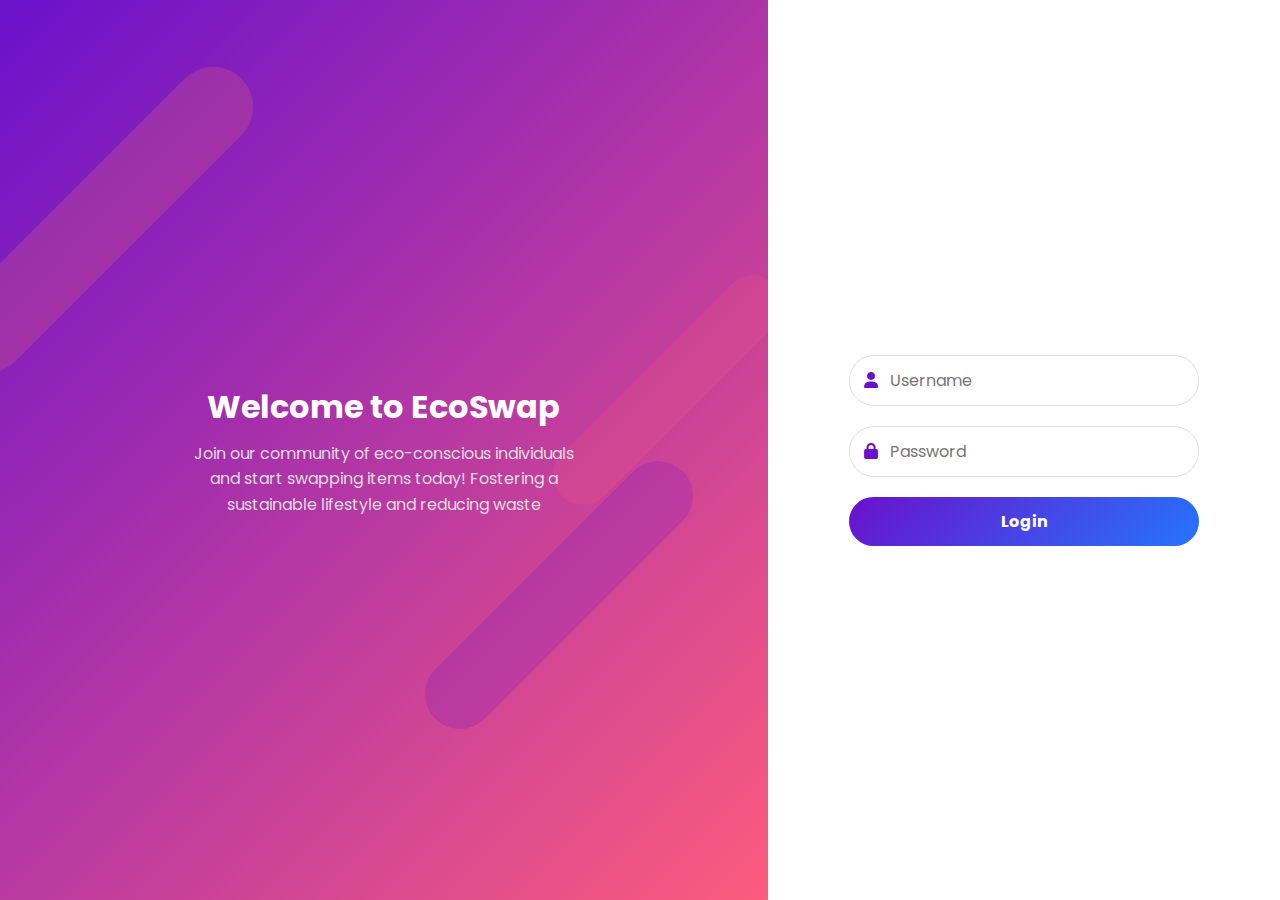
<file: frontend/index.html>
<!DOCTYPE html>
<html lang="en">
<head>
    <meta charset="UTF-8">
    <meta name="viewport" content="width=device-width, initial-scale=1.0">
    <title>EcoSwap - Swap, Save & Sustain</title>
    <link rel="stylesheet" href="css/styles.css">
    <link href="https://fonts.googleapis.com/css2?family=Poppins:wght@300;400;500;600;700&display=swap" rel="stylesheet">
    <link rel="stylesheet" href="https://cdnjs.cloudflare.com/ajax/libs/font-awesome/6.0.0-beta3/css/all.min.css">
</head>
<body>
    <header>
        <div class="container">
            <div class="logo">
                <h1>EcoSwap</h1>
            </div>
            <nav>
                <div class="hamburger">
                    <div class="line"></div>
                    <div class="line"></div>
                    <div class="line"></div>
                </div>
                <ul class="nav-links">
                    <li><a href="index.html" class="active">Home</a></li>
                    <li><a href="about.html">About</a></li>
                    <li><a href="browse.html">Browse</a></li>
                    <li><a href="profile.html">Profile</a></li>
                    <li><a href="contact.html">Contact</a></li>
                    <li><a href="logout.html" class="login-btn">Logout</a></li>
                </ul>
            </nav>
        </div>
    </header>

    <main>
        <section class="hero">
            <div class="container">
                <div class="hero-content">
                    <h2>Welcome to EcoSwap – Swap, Save & Sustain!</h2>
                    <p>EcoSwap is a web-based platform where users swap items they no longer need – such as clothes, books, and household items – with others in their community. This helps reduce waste and supports a circular economy.</p>
                    <a href="browse.html" class="btn primary-btn">Start Swapping</a>
                </div>
            </div>
        </section>

        <section class="categories">
            <div class="container">
                <h2>Browse Categories</h2>
                <div class="category-grid">
                    <div class="category-card">
                        <div class="category-icon">
                            <i class="fas fa-tshirt"></i>
                        </div>
                        <h3>Clothing</h3>
                    </div>
                    <div class="category-card">
                        <div class="category-icon">
                            <i class="fas fa-book"></i>
                        </div>
                        <h3>Books</h3>
                    </div>
                    <div class="category-card">
                        <div class="category-icon">
                            <i class="fas fa-laptop"></i>
                        </div>
                        <h3>Electronics</h3>
                    </div>
                    <div class="category-card">
                        <div class="category-icon">
                            <i class="fas fa-tools"></i>
                        </div>
                        <h3>Tools</h3>
                    </div>
                </div>
            </div>
        </section>

        <section class="how-it-works">
            <div class="container">
                <h2>How EcoSwap Works</h2>
                <div class="steps">
                    <div class="step">
                        <div class="step-number">1</div>
                        <h3>List Your Items</h3>
                        <p>Upload photos and descriptions of items you no longer need.</p>
                    </div>
                    <div class="step">
                        <div class="step-number">2</div>
                        <h3>Browse & Request</h3>
                        <p>Find items you want and send swap requests to their owners.</p>
                    </div>
                    <div class="step">
                        <div class="step-number">3</div>
                        <h3>Swap & Enjoy</h3>
                        <p>Arrange the exchange and enjoy your new items!</p>
                    </div>
                </div>
            </div>
        </section>
    </main>

    <footer>
        <div class="container">
            <div class="footer-content">
                <div class="footer-logo">
                    <h2>EcoSwap</h2>
                    <p>Swap, Save & Sustain</p>
                </div>
                <div class="footer-links">
                    <h3>Quick Links</h3>
                    <ul>
                        <li><a href="index.html">Home</a></li>
                        <li><a href="about.html">About</a></li>
                        <li><a href="browse.html">Browse</a></li>
                        <li><a href="profile.html">Profile</a></li>
                        <li><a href="contact.html">Contact</a></li>
                    </ul>
                </div>
                <div class="footer-social">
                    <h3>Connect With Us</h3>
                    <div class="social-icons">
                        <a href="#" aria-label="Facebook"><i class="fab fa-facebook"></i></a>
                        <a href="#" aria-label="Twitter"><i class="fab fa-twitter"></i></a>
                        <a href="#" aria-label="Instagram"><i class="fab fa-instagram"></i></a>
                        <a href="#" aria-label="LinkedIn"><i class="fab fa-linkedin"></i></a>
                    </div>
                </div>
            </div>
            <div class="footer-bottom">
                <p>&copy; 2025 EcoSwap. All rights reserved.</p>
            </div>
        </div>
    </footer>

    <script src="js/auth.js"></script>
</body>
</html>
</file>
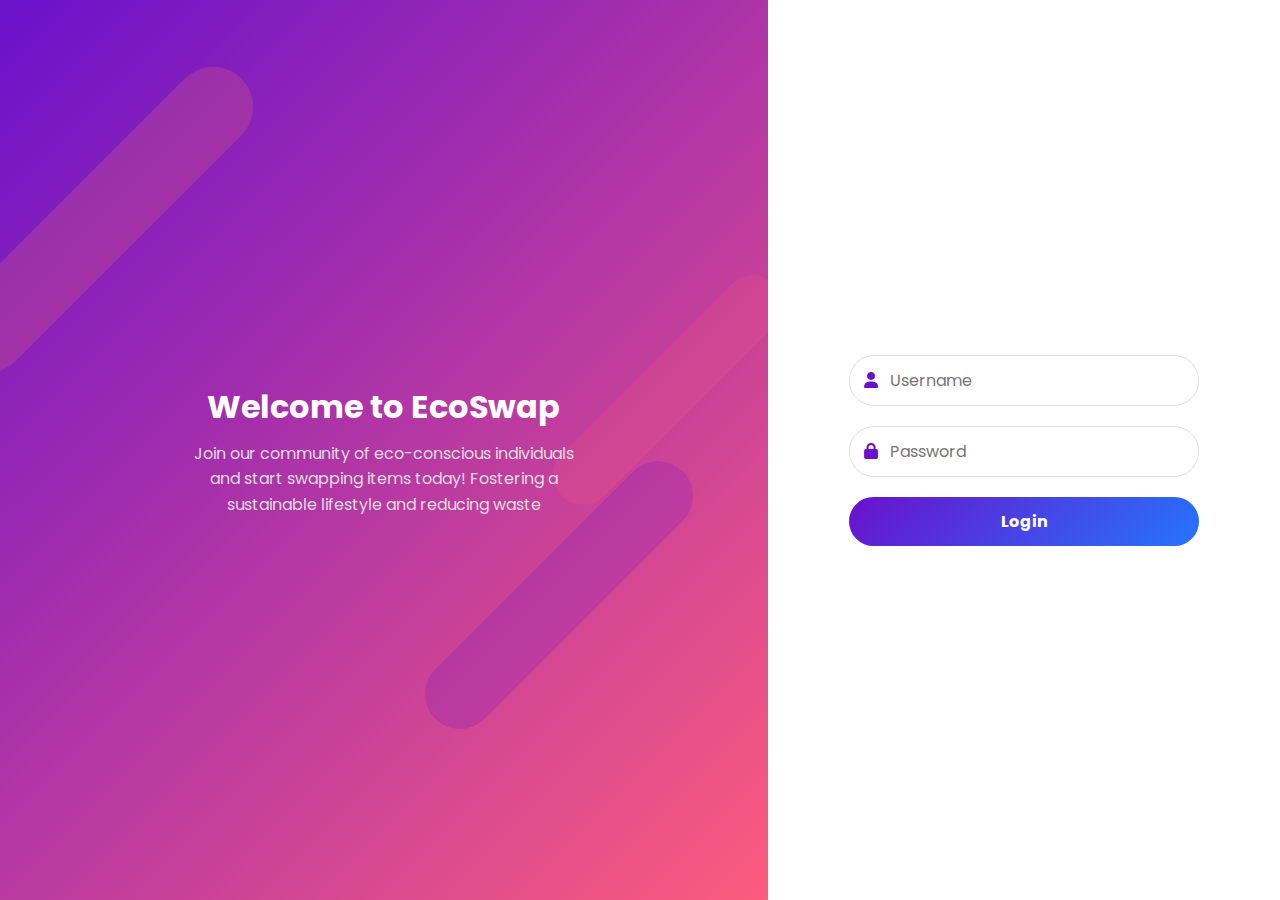
<file: frontend/about.html>
<!DOCTYPE html>
<html lang="en">
<head>
    <meta charset="UTF-8">
    <meta name="viewport" content="width=device-width, initial-scale=1.0">
    <title>About - EcoSwap</title>
    <link rel="stylesheet" href="css/styles.css">
    <link href="https://fonts.googleapis.com/css2?family=Poppins:wght@300;400;500;600;700&display=swap" rel="stylesheet">
    <link rel="stylesheet" href="https://cdnjs.cloudflare.com/ajax/libs/font-awesome/6.0.0-beta3/css/all.min.css">
</head>
<body>
    <header>
        <div class="container">
            <div class="logo">
                <h1>EcoSwap</h1>
            </div>
            <nav>
                <div class="hamburger">
                    <div class="line"></div>
                    <div class="line"></div>
                    <div class="line"></div>
                </div>
                <ul class="nav-links">
                    <li><a href="index.html">Home</a></li>
                    <li><a href="about.html" class="active">About</a></li>
                    <li><a href="browse.html">Browse</a></li>
                    <li><a href="profile.html">Profile</a></li>
                    <li><a href="contact.html">Contact</a></li>
                    <li><a href="logout.html" class="logout-btn">Logout</a></li>
                </ul>
            </nav>
        </div>
    </header>

    <main>
        <section class="about-hero">
            <div class="container">
                <h2>About EcoSwap</h2>
                <p>Learn more about our mission to promote sustainability through item swapping.</p>
            </div>
        </section>

        <section class="about-section" id="what-is">
            <div class="container">
                <div class="about-content">
                    <div class="about-icon">
                        <i class="fas fa-info-circle"></i>
                    </div>
                    <div class="about-text">
                        <h3>What is EcoSwap?</h3>
                        <p>EcoSwap is a web and mobile platform that enables people to swap items instead of buying new ones. It's built to encourage sustainability, reduce waste, and foster community exchange.</p>
                    </div>
                </div>
            </div>
        </section>

        <section class="about-section" id="why-ecoswap">
            <div class="container">
                <div class="about-content reverse">
                    <div class="about-icon">
                        <i class="fas fa-question-circle"></i>
                    </div>
                    <div class="about-text">
                        <h3>Why EcoSwap?</h3>
                        <p>Many usable items are discarded due to overconsumption. EcoSwap fills the gap left by selling and donation platforms by focusing on direct trades — making sustainability practical and personal.</p>
                    </div>
                </div>
            </div>
        </section>

        <section class="about-section" id="how-it-works">
            <div class="container">
                <div class="about-content">
                    <div class="about-icon">
                        <i class="fas fa-cogs"></i>
                    </div>
                    <div class="about-text">
                        <h3>How It Works</h3>
                        <p>Users register, list their items, browse others' listings, and send swap requests. Once accepted, swaps are arranged between users. It's secure, easy, and community-focused.</p>
                    </div>
                </div>
            </div>
        </section>

        <section class="about-section" id="environmental-impact">
            <div class="container">
                <div class="about-content reverse">
                    <div class="about-icon">
                        <i class="fas fa-leaf"></i>
                    </div>
                    <div class="about-text">
                        <h3>Environmental Impact</h3>
                        <p>EcoSwap promotes the circular economy, reduces unnecessary manufacturing, and cuts down on landfill waste — aligning with global sustainability goals.</p>
                    </div>
                </div>
            </div>
        </section>

        <section class="cta-section">
            <div class="container">
                <h2>Ready to Start Swapping?</h2>
                <p>Join our community today and be part of the sustainable movement.</p>
                <a href="browse.html" class="btn primary-btn">Browse Items</a>
            </div>
        </section>
    </main>

    <footer>
        <div class="container">
            <div class="footer-content">
                <div class="footer-logo">
                    <h2>EcoSwap</h2>
                    <p>Swap, Save & Sustain</p>
                </div>
                <div class="footer-links">
                    <h3>Quick Links</h3>
                    <ul>
                        <li><a href="index.html">Home</a></li>
                        <li><a href="about.html">About</a></li>
                        <li><a href="browse.html">Browse</a></li>
                        <li><a href="profile.html">Profile</a></li>
                        <li><a href="contact.html">Contact</a></li>
                    </ul>
                </div>
                <div class="footer-social">
                    <h3>Connect With Us</h3>
                    <div class="social-icons">
                        <a href="#" aria-label="Facebook"><i class="fab fa-facebook"></i></a>
                        <a href="#" aria-label="Twitter"><i class="fab fa-twitter"></i></a>
                        <a href="#" aria-label="Instagram"><i class="fab fa-instagram"></i></a>
                        <a href="#" aria-label="LinkedIn"><i class="fab fa-linkedin"></i></a>
                    </div>
                </div>
            </div>
            <div class="footer-bottom">
                <p>&copy; 2025 EcoSwap. All rights reserved.</p>
            </div>
        </div>
    </footer>

    <script src="js/auth.js"></script>
</body>
</html>
</file>
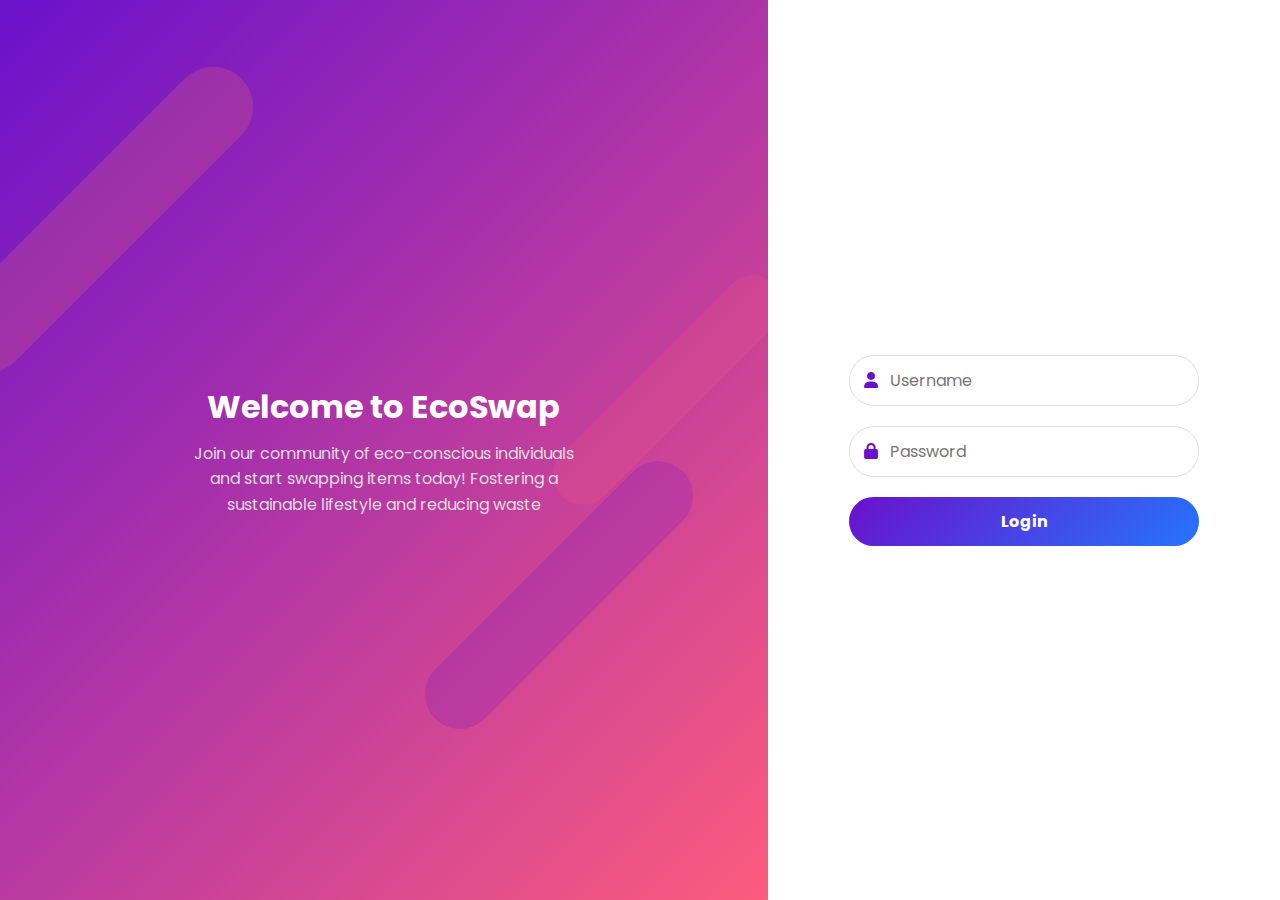
<file: frontend/login.html>
<!DOCTYPE html>
<html lang="en">
<head>
    <meta charset="UTF-8">
    <meta name="viewport" content="width=device-width, initial-scale=1.0">
    <title>Modern Login Page</title>
    <link href="https://fonts.googleapis.com/css2?family=Poppins:wght@400;700&display=swap" rel="stylesheet">
    <link rel="stylesheet" href="https://cdnjs.cloudflare.com/ajax/libs/font-awesome/6.0.0/css/all.min.css">
    <style>
        * {
            margin: 0;
            padding: 0;
            box-sizing: border-box;
            font-family: 'Poppins', sans-serif;
        }

        body {
            min-height: 100vh;
            background: linear-gradient(135deg, #6a11cb, #2575fc);
            display: flex;
        }

        .container {
            display: flex;
            width: 100%;
        }

        .welcome-panel {
            flex: 0 0 60%;
            background: linear-gradient(135deg, #6a11cb 0%, #fc5c7d 100%);
            padding: 40px;
            display: flex;
            justify-content: center;
            align-items: center;
            position: relative;
            overflow: hidden;
        }

        .abstract-shape {
            position: absolute;
            border-radius: 50px;
            opacity: 0.2;
            transform: rotate(-45deg);
        }

        .shape-1 {
            width: 400px;
            height: 80px;
            background: #ff7e5f;
            top: 20%;
            left: -100px;
        }

        .shape-2 {
            width: 300px;
            height: 60px;
            background: #fc5c7d;
            top: 40%;
            right: -50px;
        }

        .shape-3 {
            width: 350px;
            height: 70px;
            background: #6a11cb;
            bottom: 30%;
            left: 50%;
        }

        .welcome-content {
            text-align: center;
            color: white;
            z-index: 1;
            max-width: 60%;
        }

        .welcome-content h1 {
            font-size: 32px;
            font-weight: 700;
            margin-bottom: 10px;
        }

        .welcome-content p {
            color: #dddddd;
            font-size: 16px;
            line-height: 1.6;
        }

        .login-panel {
            flex: 0 0 40%;
            background: white;
            display: flex;
            justify-content: center;
            align-items: center;
            padding: 40px;
        }

        .login-form {
            width: 100%;
            max-width: 350px;
        }

        .form-group {
            position: relative;
            margin-bottom: 20px;
        }

        .form-group i {
            position: absolute;
            left: 15px;
            top: 50%;
            transform: translateY(-50%);
            color: #6a11cb;
        }

        .form-group input {
            width: 100%;
            padding: 12px 40px;
            border: 1px solid #ddd;
            border-radius: 25px;
            font-size: 16px;
            transition: all 0.3s;
        }

        .form-group input:focus {
            border-color: #6a11cb;
            outline: none;
            box-shadow: 0 0 0 2px rgba(106, 17, 203, 0.1);
        }

        .login-btn {
            width: 100%;
            padding: 12px;
            background: linear-gradient(135deg, #6a11cb, #2575fc);
            color: white;
            border: none;
            border-radius: 25px;
            font-size: 16px;
            font-weight: 700;
            cursor: pointer;
            transition: all 0.3s;
        }

        .login-btn:hover {
            transform: translateY(-2px);
            box-shadow: 0 5px 15px rgba(106, 17, 203, 0.3);
        }

        @media (max-width: 768px) {
            .container {
                flex-direction: column;
            }

            .welcome-panel,
            .login-panel {
                flex: 0 0 100%;
            }

            .welcome-panel {
                padding: 60px 20px;
            }

            .welcome-content {
                max-width: 80%;
            }
        }
    </style>
</head>
<body>
    <div class="container">
        <div class="welcome-panel">
            <div class="abstract-shape shape-1"></div>
            <div class="abstract-shape shape-2"></div>
            <div class="abstract-shape shape-3"></div>
            <div class="welcome-content">
                <h1>Welcome to EcoSwap</h1>
                <p>Join our community of eco-conscious individuals and start swapping items today! Fostering a sustainable lifestyle and reducing waste</p>
            </div>
        </div>
        <div class="login-panel">
            <form id="loginForm" class="login-form">
                <div class="form-group">
                    <i class="fas fa-user"></i>
                    <input type="text" id="username" placeholder="Username" required>
                </div>
                <div class="form-group">
                    <i class="fas fa-lock"></i>
                    <input type="password" id="password" placeholder="Password" required>
                </div>
                <button type="submit" class="login-btn">Login</button>
            </form>
        </div>
    </div>

    <script>
        document.getElementById('loginForm').addEventListener('submit', function(e) {
            e.preventDefault();
            
            const username = document.getElementById('username').value;
            const password = document.getElementById('password').value;
            
            if (username && password) {
                localStorage.setItem('user', JSON.stringify({
                    username: username,
                    isLoggedIn: true
                }));
                window.location.href = 'index.html';
            } else {
                alert('Please fill in all fields');
            }
        });
    </script>
</body>
</html>
</file>
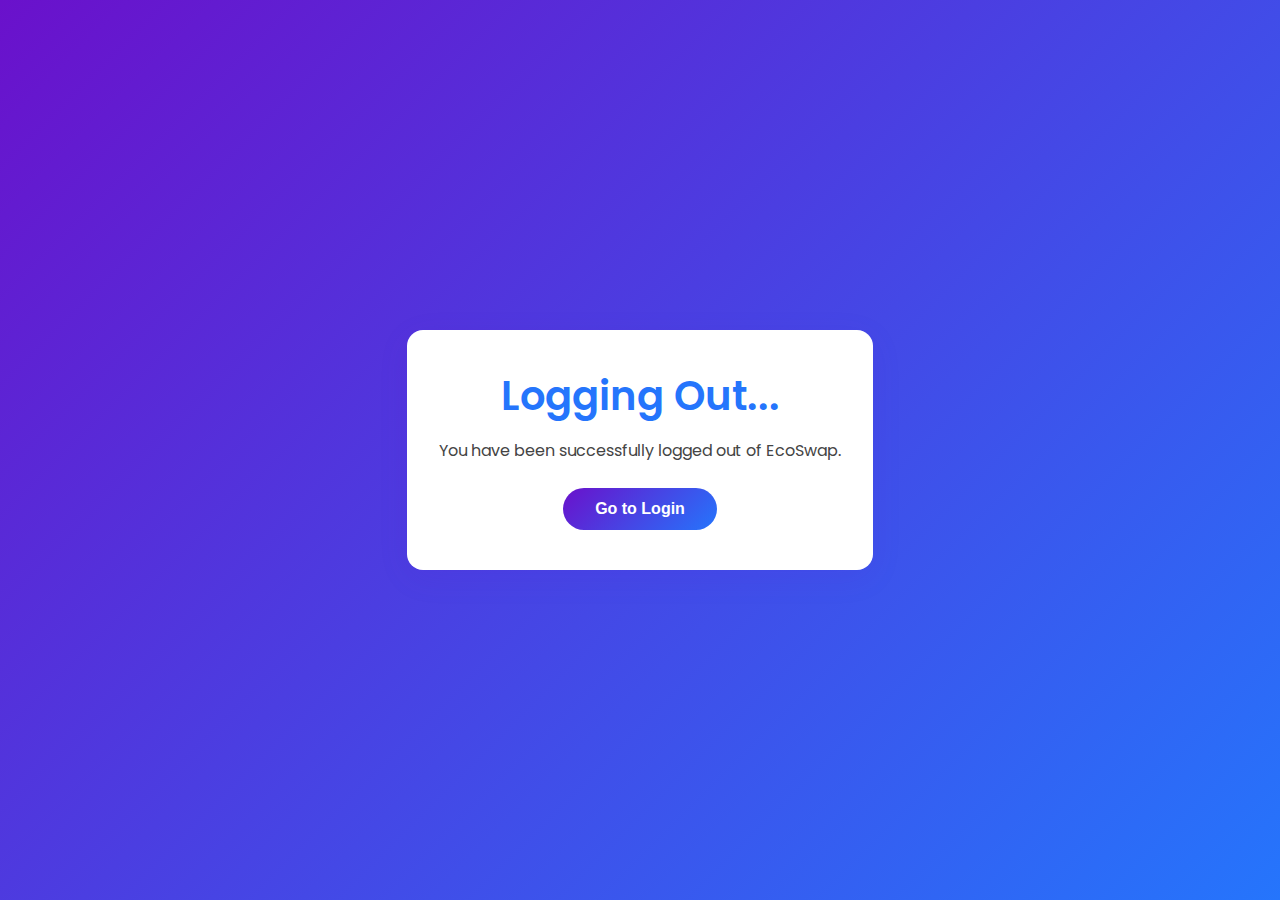
<file: frontend/logout.html>
<!DOCTYPE html>
<html lang="en">
<head>
    <meta charset="UTF-8">
    <meta name="viewport" content="width=device-width, initial-scale=1.0">
    <title>Logout | EcoSwap</title>
    <link rel="stylesheet" href="css/styles.css">
    <link href="https://fonts.googleapis.com/css2?family=Poppins:wght@400;700&display=swap" rel="stylesheet">
    <style>
        body { display: flex; align-items: center; justify-content: center; min-height: 100vh; background: linear-gradient(135deg, #6a11cb, #2575fc); }
        .logout-container { background: #fff; padding: 40px 32px; border-radius: 16px; box-shadow: 0 8px 32px rgba(106,17,203,0.08); text-align: center; }
        .logout-container h1 { color: #2575fc; margin-bottom: 16px; }
        .logout-container p { color: #444; margin-bottom: 24px; }
        .logout-container .btn { background: linear-gradient(135deg, #6a11cb, #2575fc); color: #fff; border: none; border-radius: 25px; padding: 12px 32px; font-size: 16px; font-weight: 600; cursor: pointer; transition: box-shadow 0.2s; }
        .logout-container .btn:hover { box-shadow: 0 4px 16px rgba(37,117,252,0.15); }
    </style>
</head>
<body>
    <div class="logout-container">
        <h1>Logging Out...</h1>
        <p>You have been successfully logged out of EcoSwap.</p>
        <button class="btn" id="goLogin">Go to Login</button>
    </div>
    <script>
        // Remove user from localStorage and redirect
        localStorage.removeItem('user');
        document.getElementById('goLogin').addEventListener('click', function() {
            window.location.href = 'login.html';
        });
        // Optionally auto-redirect after a short delay
        setTimeout(function() {
            window.location.href = 'login.html';
        }, 3000);
    </script>
</body>
</html>
</file>
<file: frontend/css/styles.css>
/* Custom styles for frontend development */
/* Base Styles */
:root {
    --primary-color: #4CAF50;
    --primary-dark: #388E3C;
    --primary-light: #C8E6C9;
    --accent-color: #8BC34A;
    --text-color: #333333;
    --text-light: #666666;
    --background-color: #FFFFFF;
    --background-light: #F5F5F5;
    --border-color: #E0E0E0;
    --shadow-color: rgba(0, 0, 0, 0.1);
    --success-color: #4CAF50;
    --error-color: #F44336;
    --warning-color: #FFC107;
    --info-color: #2196F3;
}

* {
    margin: 0;
    padding: 0;
    box-sizing: border-box;
}

html {
    scroll-behavior: smooth;
}

body {
    font-family: 'Poppins', sans-serif;
    line-height: 1.6;
    color: var(--text-color);
    background-color: var(--background-light);
}

a {
    text-decoration: none;
    color: var(--primary-color);
    transition: color 0.3s ease;
}

a:hover {
    color: var(--primary-dark);
}

img {
    max-width: 100%;
    height: auto;
    display: block;
}

.container {
    width: 90%;
    max-width: 1200px;
    margin: 0 auto;
    padding: 0 15px;
}

/* Typography */
h1, h2, h3, h4, h5, h6 {
    margin-bottom: 0.5em;
    font-weight: 600;
    line-height: 1.3;
}

h1 {
    font-size: 2.5rem;
}

h2 {
    font-size: 2rem;
}

h3 {
    font-size: 1.5rem;
}

p {
    margin-bottom: 1rem;
}

/* Buttons */
.btn {
    display: inline-block;
    padding: 0.75rem 1.5rem;
    border-radius: 4px;
    font-weight: 500;
    text-align: center;
    cursor: pointer;
    transition: all 0.3s ease;
    border: none;
    font-size: 1rem;
}

.primary-btn {
    background-color: var(--primary-color);
    color: white;
}

.primary-btn:hover {
    background-color: var(--primary-dark);
    color: white;
}

.secondary-btn {
    background-color: transparent;
    color: var(--primary-color);
    border: 1px solid var(--primary-color);
}

.secondary-btn:hover {
    background-color: var(--primary-light);
}

.edit-btn {
    background-color: var(--info-color);
    color: white;
    padding: 0.5rem 1rem;
    font-size: 0.875rem;
}

.delete-btn {
    background-color: var(--error-color);
    color: white;
    padding: 0.5rem 1rem;
    font-size: 0.875rem;
}

.swap-btn {
    background-color: var(--accent-color);
    color: white;
    width: 100%;
}

.swap-btn:hover {
    background-color: #7CB342;
}

.cancel-btn {
    background-color: #9E9E9E;
    color: white;
}

.cancel-btn:hover {
    background-color: #757575;
}

/* Header & Navigation */
header {
    background-color: var(--background-color);
    box-shadow: 0 2px 10px var(--shadow-color);
    position: sticky;
    top: 0;
    z-index: 100;
}

header .container {
    display: flex;
    justify-content: space-between;
    align-items: center;
    padding: 1rem 15px;
}

.logo h1 {
    font-size: 1.8rem;
    margin: 0;
    color: var(--primary-color);
}

.nav-links {
    display: flex;
    list-style: none;
}

.nav-links li {
    margin-left: 1.5rem;
}

.nav-links a {
    color: var(--text-color);
    font-weight: 500;
    position: relative;
}

.nav-links a:hover {
    color: var(--primary-color);
}

.nav-links a.active {
    color: var(--primary-color);
}

.nav-links a.active::after {
    content: '';
    position: absolute;
    bottom: -5px;
    left: 0;
    width: 100%;
    height: 2px;
    background-color: var(--primary-color);
}

.logout-btn {
    color: var(--error-color) !important;
}

.hamburger {
    display: none;
    cursor: pointer;
}

.hamburger .line {
    width: 25px;
    height: 3px;
    background-color: var(--text-color);
    margin: 5px 0;
    transition: all 0.3s ease;
}

/* Hero Section */
.hero {
    background-color: var(--primary-light);
    padding: 5rem 0;
    text-align: center;
}

.hero-content h2 {
    font-size: 2.5rem;
    margin-bottom: 1rem;
    color: var(--primary-dark);
}

.hero-content p {
    font-size: 1.1rem;
    max-width: 800px;
    margin: 0 auto 2rem;
}

/* Categories Section */
.categories {
    padding: 4rem 0;
    background-color: var(--background-color);
}

.categories h2 {
    text-align: center;
    margin-bottom: 2.5rem;
}

.category-grid {
    display: grid;
    grid-template-columns: repeat(auto-fit, minmax(200px, 1fr));
    gap: 2rem;
}

.category-card {
    background-color: var(--background-light);
    border-radius: 8px;
    padding: 2rem;
    text-align: center;
    box-shadow: 0 4px 6px var(--shadow-color);
    transition: transform 0.3s ease, box-shadow 0.3s ease;
}

.category-card:hover {
    transform: translateY(-5px);
    box-shadow: 0 6px 12px var(--shadow-color);
}

.category-icon {
    font-size: 2.5rem;
    color: var(--primary-color);
    margin-bottom: 1rem;
}

.category-card h3 {
    font-size: 1.2rem;
}

/* How It Works Section */
.how-it-works {
    padding: 4rem 0;
    background-color: var(--background-light);
}

.how-it-works h2 {
    text-align: center;
    margin-bottom: 2.5rem;
}

.steps {
    display: flex;
    justify-content: space-between;
    flex-wrap: wrap;
    gap: 2rem;
}

.step {
    flex: 1;
    min-width: 250px;
    background-color: var(--background-color);
    border-radius: 8px;
    padding: 2rem;
    text-align: center;
    box-shadow: 0 4px 6px var(--shadow-color);
    position: relative;
}

.step-number {
    background-color: var(--primary-color);
    color: white;
    width: 40px;
    height: 40px;
    border-radius: 50%;
    display: flex;
    justify-content: center;
    align-items: center;
    font-weight: bold;
    margin: 0 auto 1rem;
}

/* About Page Styles */
.about-hero {
    background-color: var(--primary-light);
    padding: 3rem 0;
    text-align: center;
}

.about-section {
    padding: 4rem 0;
}

.about-section:nth-child(odd) {
    background-color: var(--background-color);
}

.about-section:nth-child(even) {
    background-color: var(--background-light);
}

.about-content {
    display: flex;
    align-items: center;
    gap: 3rem;
}

.about-content.reverse {
    flex-direction: row-reverse;
}

.about-icon {
    font-size: 3rem;
    color: var(--primary-color);
    flex: 0 0 100px;
    text-align: center;
}

.about-text {
    flex: 1;
}

.about-text h3 {
    margin-bottom: 1rem;
    color: var(--primary-dark);
}

.cta-section {
    background-color: var(--primary-color);
    color: white;
    padding: 4rem 0;
    text-align: center;
}

.cta-section h2 {
    margin-bottom: 1rem;
}

.cta-section p {
    margin-bottom: 2rem;
    max-width: 600px;
    margin-left: auto;
    margin-right: auto;
}

.cta-section .btn {
    background-color: white;
    color: var(--primary-color);
}

.cta-section .btn:hover {
    background-color: var(--background-light);
}

/* Browse Page Styles */
.browse-header {
    background-color: var(--primary-light);
    padding: 2rem 0;
}

.browse-header h2 {
    text-align: center;
    margin-bottom: 1.5rem;
}

.filter-container {
    display: flex;
    justify-content: space-between;
    align-items: center;
    flex-wrap: wrap;
    gap: 1rem;
    max-width: 800px;
    margin: 0 auto;
}

.filter {
    display: flex;
    align-items: center;
    gap: 0.5rem;
}

.filter label {
    font-weight: 500;
}

.filter select {
    padding: 0.5rem;
    border-radius: 4px;
    border: 1px solid var(--border-color);
    font-family: inherit;
}

.search {
    display: flex;
    align-items: center;
}

.search input {
    padding: 0.5rem;
    border-radius: 4px 0 0 4px;
    border: 1px solid var(--border-color);
    border-right: none;
    font-family: inherit;
    width: 200px;
}

.search-btn {
    background-color: var(--primary-color);
    color: white;
    border: none;
    padding: 0.5rem 1rem;
    border-radius: 0 4px 4px 0;
    cursor: pointer;
}

.items-grid {
    padding: 3rem 0;
}

.items {
    display: grid;
    grid-template-columns: repeat(auto-fill, minmax(300px, 1fr));
    gap: 2rem;
}

.item-card {
    background-color: var(--background-color);
    border-radius: 8px;
    overflow: hidden;
    box-shadow: 0 4px 6px var(--shadow-color);
    transition: transform 0.3s ease, box-shadow 0.3s ease;
}

.item-card:hover {
    transform: translateY(-5px);
    box-shadow: 0 6px 12px var(--shadow-color);
}

.item-image img {
    width: 100%;
    height: 200px;
    object-fit: cover;
}

.item-details {
    padding: 1.5rem;
}

.item-details h3 {
    margin-bottom: 0.5rem;
}

.item-details p {
    margin-bottom: 1rem;
    color: var(--text-light);
}

/* Modal Styles */
.modal {
    display: none;
    position: fixed;
    top: 0;
    left: 0;
    width: 100%;
    height: 100%;
    background-color: rgba(0, 0, 0, 0.5);
    z-index: 1000;
    justify-content: center;
    align-items: center;
}

.modal.show {
    display: flex;
}

.modal-content {
    background-color: var(--background-color);
    border-radius: 8px;
    padding: 2rem;
    width: 90%;
    max-width: 500px;
    position: relative;
    box-shadow: 0 4px 20px rgba(0, 0, 0, 0.2);
}

.close-modal {
    position: absolute;
    top: 1rem;
    right: 1rem;
    font-size: 1.5rem;
    cursor: pointer;
    color: var(--text-light);
}

.modal-content h2 {
    margin-bottom: 1.5rem;
}

.form-group {
    margin-bottom: 1.5rem;
}

.form-group label {
    display: block;
    margin-bottom: 0.5rem;
    font-weight: 500;
}

.form-group input,
.form-group select,
.form-group textarea {
    width: 100%;
    padding: 0.75rem;
    border-radius: 4px;
    border: 1px solid var(--border-color);
    font-family: inherit;
    font-size: 1rem;
}

.form-actions {
    display: flex;
    justify-content: flex-end;
    gap: 1rem;
    margin-top: 2rem;
}

/* Profile Page Styles */
.profile-header {
    background-color: var(--primary-light);
    padding: 3rem 0;
}

.profile-info {
    display: flex;
    align-items: center;
    gap: 2rem;
    flex-wrap: wrap;
}

.profile-avatar img {
    width: 150px;
    height: 150px;
    border-radius: 50%;
    object-fit: cover;
    border: 5px solid white;
    box-shadow: 0 4px 10px var(--shadow-color);
}

.profile-details h2 {
    margin-bottom: 0.5rem;
}

.profile-details p {
    margin-bottom: 0.5rem;
    display: flex;
    align-items: center;
    gap: 0.5rem;
}

.profile-details i {
    color: var(--primary-color);
}

.profile-tabs {
    padding: 3rem 0;
}

.tabs {
    display: flex;
    justify-content: center;
    margin-bottom: 2rem;
    border-bottom: 1px solid var(--border-color);
}

.tab-btn {
    padding: 1rem 2rem;
    background: none;
    border: none;
    font-family: inherit;
    font-size: 1rem;
    font-weight: 500;
    cursor: pointer;
    position: relative;
    color: var(--text-light);
    transition: color 0.3s ease;
}

.tab-btn.active {
    color: var(--primary-color);
}

.tab-btn.active::after {
    content: '';
    position: absolute;
    bottom: -1px;
    left: 0;
    width: 100%;
    height: 2px;
    background-color: var(--primary-color);
}

.tab-pane {
    display: none;
}

.tab-pane.active {
    display: block;
}

.user-items {
    display: grid;
    grid-template-columns: repeat(auto-fill, minmax(300px, 1fr));
    gap: 2rem;
    margin-bottom: 2rem;
}

.item-actions {
    display: flex;
    gap: 0.5rem;
}

.add-item-btn {
    display: block;
    margin: 0 auto;
}

.swap-history {
    overflow-x: auto;
}

.swap-table {
    width: 100%;
    border-collapse: collapse;
}

.swap-table th,
.swap-table td {
    padding: 1rem;
    text-align: left;
    border-bottom: 1px solid var(--border-color);
}

.swap-table th {
    background-color: var(--background-light);
    font-weight: 600;
}

.status {
    display: inline-block;
    padding: 0.25rem 0.75rem;
    border-radius: 20px;
    font-size: 0.875rem;
    font-weight: 500;
}

.status.completed {
    background-color: var(--success-color);
    color: white;
}

.status.pending {
    background-color: var(--warning-color);
    color: var(--text-color);
}

/* Contact Page Styles */
.contact-header {
    background-color: var(--primary-light);
    padding: 3rem 0;
    text-align: center;
}

.contact-content {
    padding: 4rem 0;
}

.contact-grid {
    display: grid;
    grid-template-columns: 1fr 2fr;
    gap: 3rem;
}

.contact-info {
    background-color: var(--primary-color);
    color: white;
    padding: 2rem;
    border-radius: 8px;
}

.contact-info h3 {
    margin-bottom: 1.5rem;
}

.info-item {
    display: flex;
    align-items: center;
    gap: 1rem;
    margin-bottom: 1.5rem;
}

.info-item i {
    font-size: 1.5rem;
}

.social-contact h4 {
    margin-bottom: 1rem;
}
</file>
